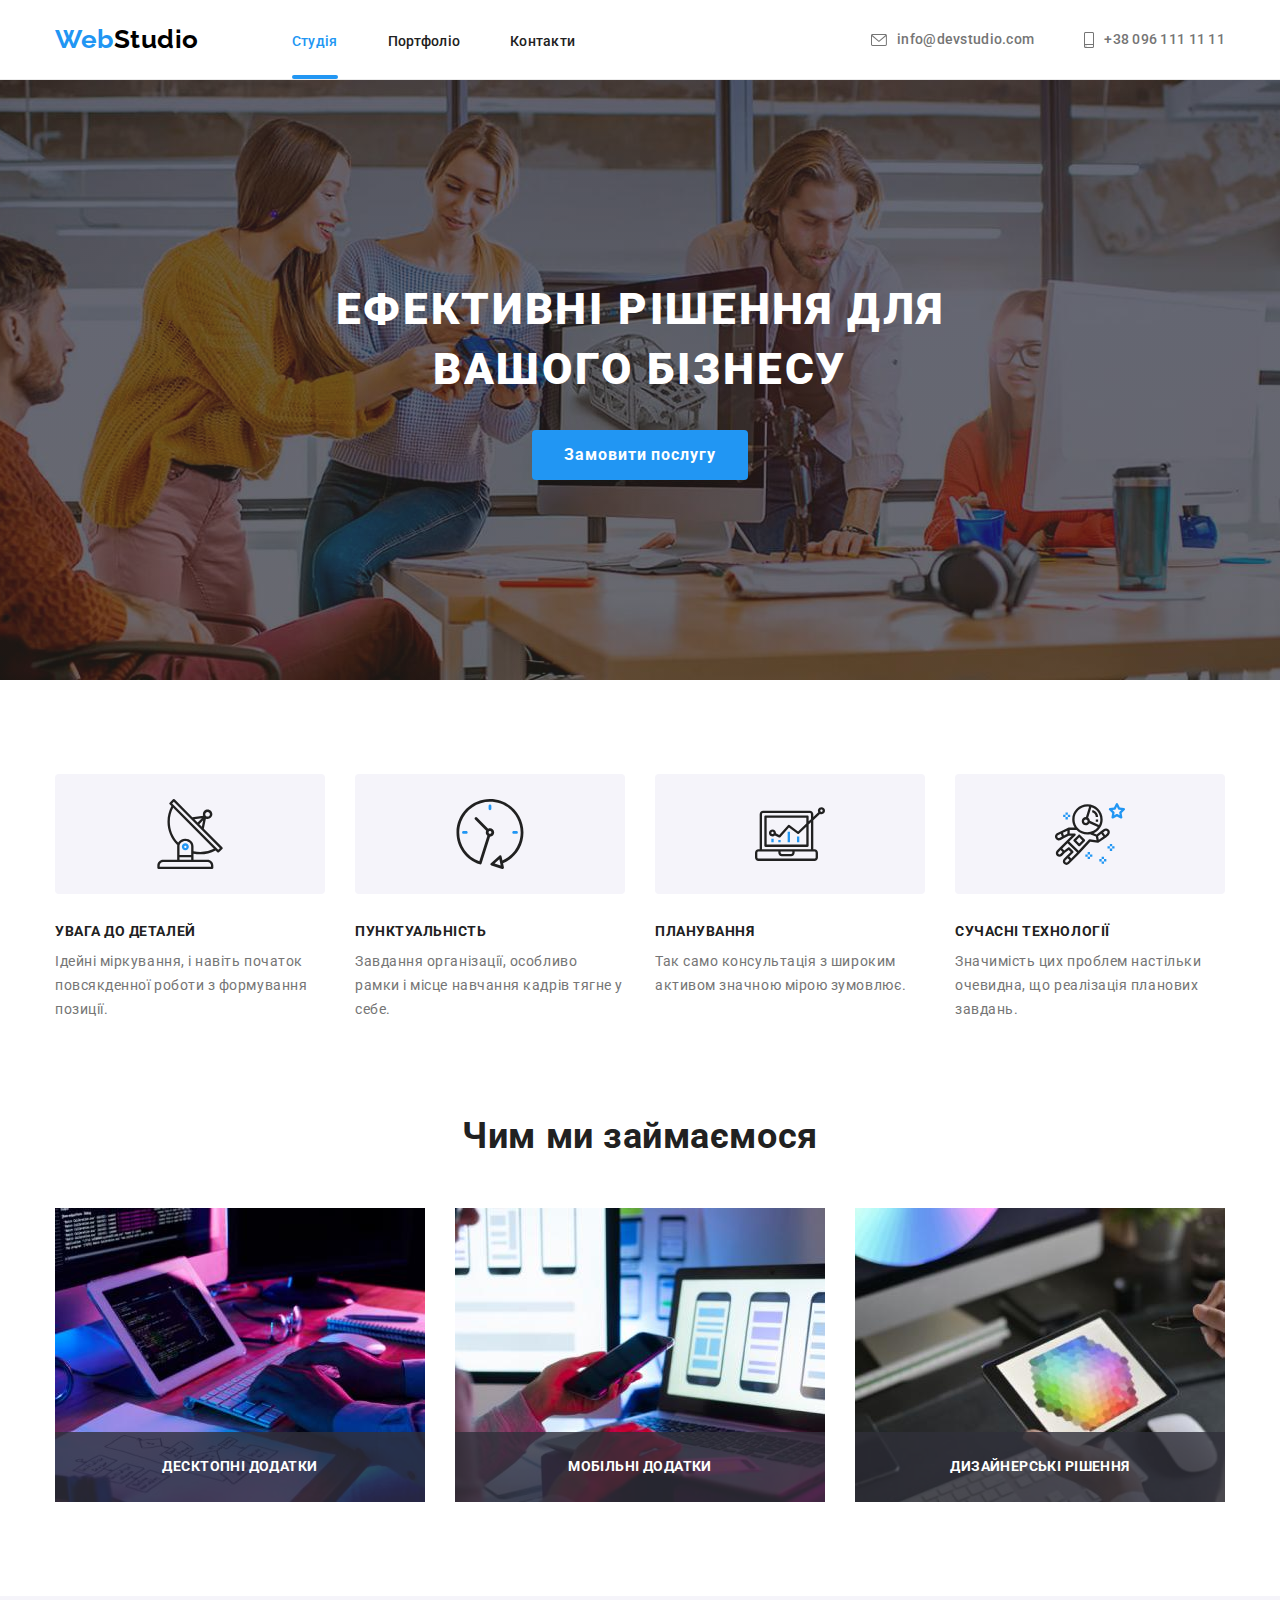
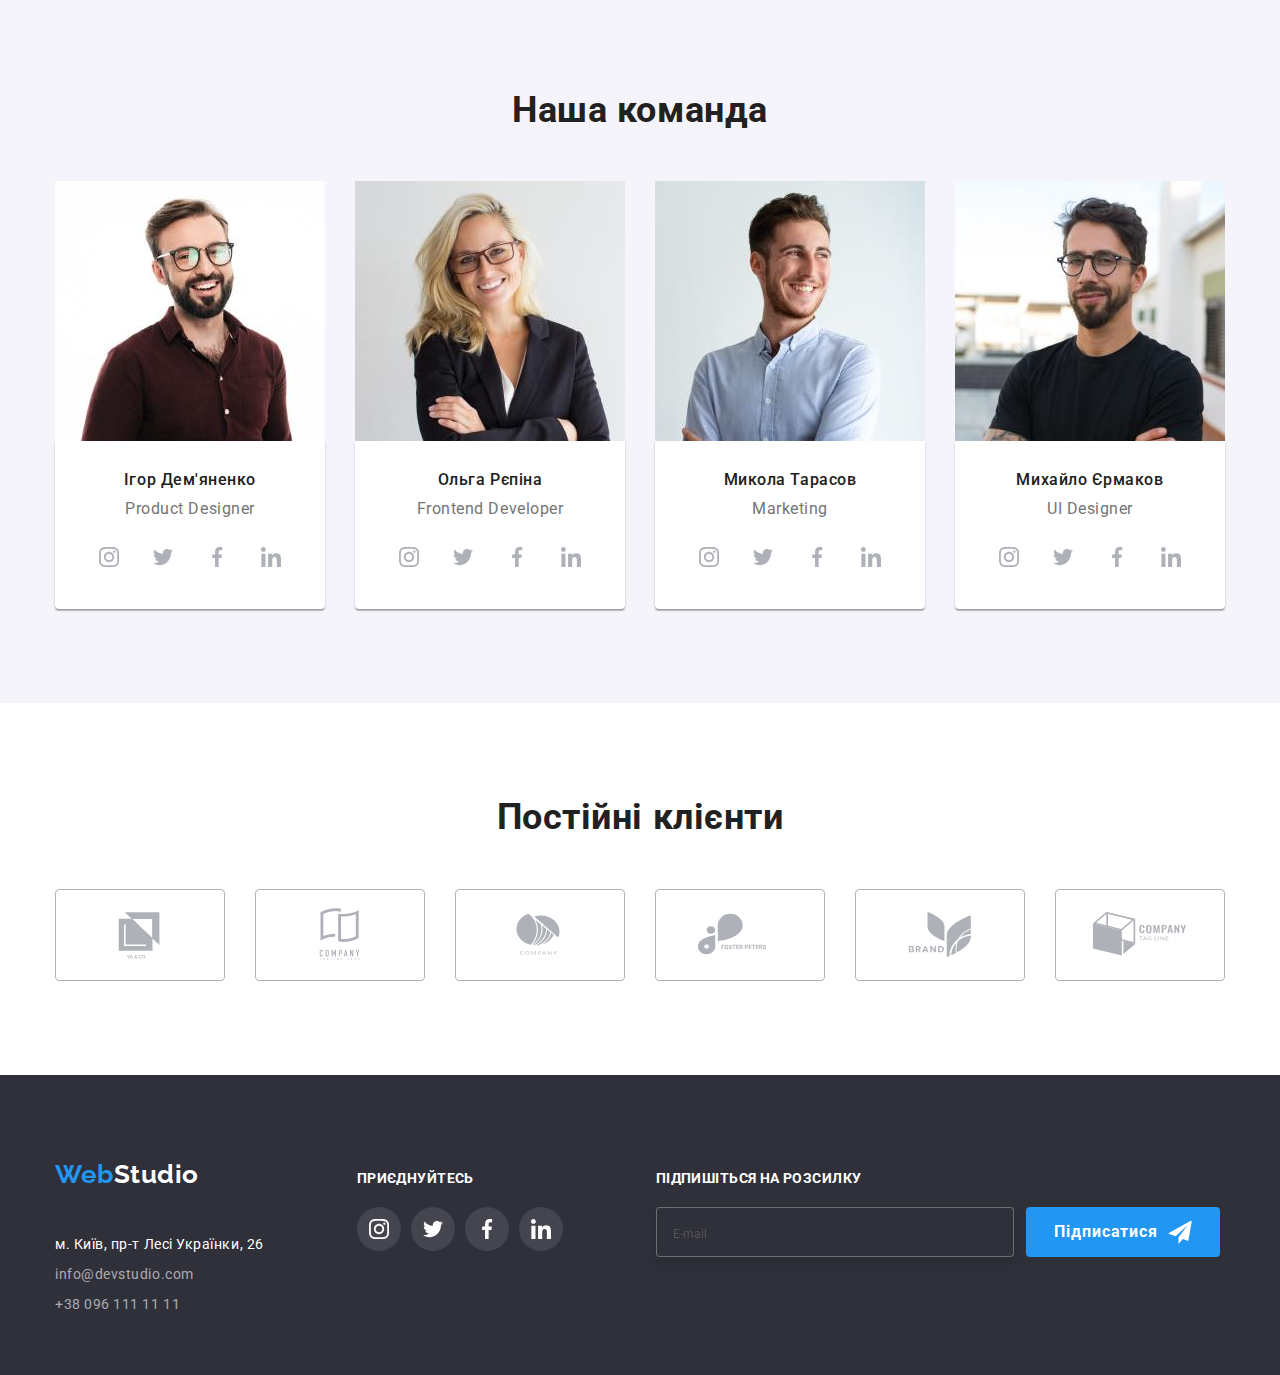
<file: index.html>
<!DOCTYPE html>
<html lang="uk">

<head>
    <meta charset="UTF-8">
    <meta http-equiv="X-UA-Compatible" content="IE=edge">
    <meta name="viewport" content="width=device-width, initial-scale=1.0">
    <title>Студія</title>
    <link rel="preconnect" href="https://fonts.googleapis.com">
    <link rel="preconnect" href="https://fonts.gstatic.com" crossorigin>
    <link
        href="https://fonts.googleapis.com/css2?family=Raleway:wght@700&family=Roboto:wght@400;500;700;900&display=swap"
        rel="stylesheet">
    <link rel="stylesheet"
        href="https://cdnjs.cloudflare.com/ajax/libs/modern-normalize/1.1.0/modern-normalize.min.css">
    <link rel="stylesheet" href="./css/styles.css">
</head>

<body>
    <!-- header site nav -->
    <header class="page-header">
        <div class="container">
            <div class="header-container">
                <nav class="nav">
                    <a href="./index.html" class="logo link">Web<span class="logo-black">Studio</span></a>
                    <ul class="nav-list list">
                        <li class="nav-item"><a class="nav-link link current" href="./index.html">Студія</a></li>
                        <li class="nav-item"><a class="nav-link link" href="./portfolio.html">Портфоліо</a></li>
                        <li class="nav-item"><a class="nav-link link" href="">Контакти</a></li>
                    </ul>
                </nav>
                <ul class="contacts-list list">
                    <li class="contacts-item"><a class="contacts-link link" href="mailto:info@devstudio.com" lang="en">
                            <svg class="contacts-logo-icon" width="16" height="12">
                                <use href="./img/icons.svg#icon-mail"></use>
                            </svg>info@devstudio.com
                        </a></li>
                    <li class="contacts-item"><a class="contacts-link link" href="tel:+380961111111">
                            <svg class="contacts-logo-icon" width="10" height="16">
                                <use href="./img/icons.svg#icon-phone"></use>
                            </svg>+38 096 111 11 11
                        </a>
                    </li>
                </ul>
            </div>
        </div>
    </header>
    <main>
        <!-- hero -->
        <section class="hero">
            <div class="container hero-background hero-overlay">
                <h1 class="hero-title">Ефективні рішення для вашого бізнесу</h1>
                <button class="primary-button" type="button" data-modal-open>Замовити послугу</button>
            </div>
        </section>
        <!-- features title -->
        <section class="features-section">
            <div class="container">
                <h2 class="visually-hidden">Особливості</h2>
                <ul class="features-list list">
                    <li class="features-item">
                        <div class="futures-icon">
                            <svg class="icon-antenna" width="70px" height="70px">
                                <use href="./img/icons.svg#icon-antenna"></use>
                            </svg>
                        </div>
                        <h3 class="features-title">Увага до деталей</h3>
                        <p class="features-text">Ідейні міркування, і навіть початок повсякденної роботи з формування
                            позиції.</p>
                    </li>
                    <li class="features-item">
                        <div class="futures-icon">
                            <svg class="icon-clock" width="70px" height="70px">
                                <use href="./img/icons.svg#icon-clock"></use>
                            </svg>
                        </div>
                        <h3 class="features-title">Пунктуальність</h3>
                        <p class="features-text">Завдання організації, особливо рамки і місце навчання кадрів тягне у
                            себе.
                        </p>
                    </li>
                    <li class="features-item">
                        <div class="futures-icon">
                            <svg class="icon-diagram" width="70px" height="70px">
                                <use href="./img/icons.svg#icon-diagram"></use>
                            </svg>
                        </div>
                        <h3 class=" features-title">Планування</h3>
                        <p class="features-text">Так само консультація з широким активом значною мірою зумовлює.
                        </p>
                    </li>
                    <li class="features-item">
                        <div class="futures-icon">
                            <svg class="icon-astronaut" width="70px" height="70px">
                                <use href="./img/icons.svg#icon-astronaut"></use>
                            </svg>
                        </div>
                        <h3 class=" features-title">Сучасні технології</h3>
                        <p class="features-text">Значимість цих проблем настільки очевидна, що реалізація
                            планових
                            завдань.
                        </p>
                    </li>
                </ul>
            </div>
        </section>
        <!-- about -->
        <section class="about-section">
            <div class="container">
                <h2 class="title">Чим ми займаємося</h2>
                <ul class="about-list list">
                    <li class="about-item">
                        <div class="image-container"><img class="about-image" src="./img/block-diagrams.jpg"
                                alt="блок-схеми" width="370">
                        </div>
                        <p class="about-text">Десктопні додатки</p>
                    </li>
                    <li class="about-item">
                        <div class="image-container"><img class="about-image" src="./img/layouts.jpg" alt="макети"
                                width="370"></div>
                        <p class="about-text">Мобільні додатки</p>
                    </li>
                    <li class="about-item">
                        <div class="image-container"><img class="about-image" src="./img/design.jpg" alt="дизайн"
                                width="370"></div>
                        <p class="about-text">Дизайнерські рішення</p>

                    </li>
                </ul>
            </div>
        </section>
        <!-- our team -->
        <section class="team section">
            <div class="container">
                <h2 class="title">Наша команда</h2>
                <ul class="team-list list">
                    <li class="team-item">
                        <img class="team-image" src="./img/product-designer.jpg" alt="брюнет і в бордовій сорочці"
                            width="270">
                        <div class="container-cards">
                            <h3 class="team-title">Ігор Дем'яненко</h3>
                            <p class="team-text">Product Designer</p>
                            <ul class="net-list list">
                                <li class="net-item"><a href="" class="net-link"><svg class="net-icon" width="20"
                                            height="20">
                                            <use href="./img/icons.svg#icon-instagram"></use>
                                        </svg></a></li>
                                <li class="net-item"><a href="" class="net-link"><svg class="net-icon" width="20"
                                            height="20">
                                            <use href="./img/icons.svg#icon-twitter"></use>
                                        </svg></a></li>
                                <li class="net-item"><a href="" class="net-link"><svg class="net-icon" width="20"
                                            height="20">
                                            <use href="./img/icons.svg#icon-facebook"></use>
                                        </svg></a></li>
                                <li class="net-item"><a href="" class="net-link"><svg class="net-icon" width="20"
                                            height="20">
                                            <use href="./img/icons.svg#icon-linkedin"></use>
                                        </svg></a></li>
                            </ul>
                        </div>
                    </li>
                    <li class="team-item">
                        <img class="team-image" src="./img/frontend-developer.jpg" alt="блондинка в чорному піджаку"
                            width="270">
                        <div class="container-cards">
                            <h3 class="team-title">Ольга Рєпіна</h3>
                            <p class="team-text">Frontend Developer</p>
                            <ul class="net-list list">
                                <li class="net-item"><a href="" class="net-link"><svg class="net-icon" width="20"
                                            height="20">
                                            <use href="./img/icons.svg#icon-instagram"></use>
                                        </svg></a></li>
                                <li class="net-item"><a href="" class="net-link"><svg class="net-icon" width="20"
                                            height="20">
                                            <use href="./img/icons.svg#icon-twitter"></use>
                                        </svg></a></li>
                                <li class="net-item"><a href="" class="net-link"><svg class="net-icon" width="20"
                                            height="20">
                                            <use href="./img/icons.svg#icon-facebook"></use>
                                        </svg></a></li>
                                <li class="net-item"><a href="" class="net-link"><svg class="net-icon" width="20"
                                            height="20">
                                            <use href="./img/icons.svg#icon-linkedin"></use>
                                        </svg></a></li>
                            </ul>
                        </div>
                    </li>
                    <li class="team-item">
                        <img class="team-image" src="./img/marketing.jpg" alt="брюнет в голубій сорочці" width="270">
                        <div class="container-cards">
                            <h3 class="team-title">Микола Тарасов</h3>
                            <p class="team-text">Marketing</p>
                            <ul class="net-list list">
                                <li class="net-item"><a href="" class="net-link"><svg class="net-icon" width="20"
                                            height="20">
                                            <use href="./img/icons.svg#icon-instagram"></use>
                                        </svg></a></li>
                                <li class="net-item"><a href="" class="net-link"><svg class="net-icon" width="20"
                                            height="20">
                                            <use href="./img/icons.svg#icon-twitter"></use>
                                        </svg></a></li>
                                <li class="net-item"><a href="" class="net-link"><svg class="net-icon" width="20"
                                            height="20">
                                            <use href="./img/icons.svg#icon-facebook"></use>
                                        </svg></a></li>
                                <li class="net-item"><a href="" class="net-link"><svg class="net-icon" width="20"
                                            height="20">
                                            <use href="./img/icons.svg#icon-linkedin"></use>
                                        </svg></a></li>
                            </ul>
                        </div>
                    </li>
                    <li class="team-item">
                        <img class="team-image" src="./img/ui-designer.jpg" alt="брюнет в чорній футболці" width="270">
                        <div class="container-cards">
                            <h3 class="team-title">Михайло Єрмаков</h3>
                            <p class="team-text">UI Designer</p>
                            <ul class="net-list list">
                                <li class="net-item"><a href="" class="net-link"><svg class="net-icon" width="20"
                                            height="20">
                                            <use href="./img/icons.svg#icon-instagram"></use>
                                        </svg></a></li>
                                <li class="net-item"><a href="" class="net-link"><svg class="net-icon" width="20"
                                            height="20">
                                            <use href="./img/icons.svg#icon-twitter"></use>
                                        </svg></a></li>
                                <li class="net-item"><a href="" class="net-link"><svg class="net-icon" width="20"
                                            height="20">
                                            <use href="./img/icons.svg#icon-facebook"></use>
                                        </svg></a></li>
                                <li class="net-item"><a href="" class="net-link"><svg class="net-icon" width="20"
                                            height="20">
                                            <use href="./img/icons.svg#icon-linkedin"></use>
                                        </svg></a></li>
                            </ul>
                        </div>
                    </li>
                </ul>
            </div>
        </section>
        <!-- clients section -->
        <section class="clients section">
            <div class="container">
                <h2 class="title">Постійні клієнти</h2>
                <ul class="clients-list list">
                    <li class="clients-item"><a class="clients-link link" href=""><svg class="clients-logo-icon"
                                width="106" height="60">
                                <use href="./img/icons.svg#icon-logo"></use>
                            </svg></a></li>
                    <li class="clients-item"><a class="clients-link link" href=""><svg class="clients-logo-icon"
                                width="106" height="60">
                                <use href="./img/icons.svg#icon-logo-1"></use>
                            </svg></a></li>
                    <li class="clients-item"><a class="clients-link link" href=""><svg class="clients-logo-icon"
                                width="106" height="60">
                                <use href="./img/icons.svg#icon-logo-2"></use>
                            </svg></a></li>
                    <li class="clients-item"><a class="clients-link link" href=""><svg class="clients-logo-icon"
                                width="106" height="60">
                                <use href="./img/icons.svg#icon-logo-3"></use>
                            </svg></a></li>
                    <li class="clients-item"><a class="clients-link link" href=""><svg class="clients-logo-icon"
                                width="106" height="60">
                                <use href="./img/icons.svg#icon-logo-4"></use>
                            </svg></a></li>
                    <li class="clients-item"><a class="clients-link link" href=""><svg class="clients-logo-icon"
                                width="106" height="60">
                                <use href="./img/icons.svg#icon-logo-5"></use>
                            </svg></a></li>
                </ul>
            </div>
        </section>
    </main>
    <!-- footer -->
    <footer class="footer">
        <div class="container">
            <div class="footer-box">
                <div class="footer-container">
                    <a href="./index.html" class="logo logo-footer link">Web<span class="logo-white">Studio</span></a>
                    <address class="address">
                        <ul class="address-list list">
                            <li class="address-item"><a class="address-link-map link"
                                    href="https://goo.gl/maps/CPtrU1FHBa2aNyZL9" target="_blank"
                                    rel="noopener noreferrer nofollow">м. Київ, пр-т Лесі Українки, 26</a></li>
                            <li class="address-item"><a class="address-link link" href="mailto:info@devstudio.com"
                                    lang="en">info@devstudio.com</a></li>
                            <li class="address-item"><a class="address-link link" href="tel:+380961111111">+38 096 111
                                    11
                                    11</a>
                            </li>
                        </ul>
                    </address>
                </div>
                <div class="footer-join-container">
                    <p class="footer-text">Приєднуйтесь</p>
                    <ul class="footer-list list">
                        <li class="footer-net-item"><a href="" class="footer-net-link"><svg class="footer-net-icon"
                                    width="20" height="20">
                                    <use href="./img/icons.svg#icon-instagram"></use>
                                </svg></a></li>
                        <li class="footer-net-item"><a href="" class="footer-net-link"><svg class="footer-net-icon"
                                    width="20" height="20">
                                    <use href="./img/icons.svg#icon-twitter"></use>
                                </svg></a></li>
                        <li class="footer-net-item"><a href="" class="footer-net-link"><svg class="footer-net-icon"
                                    width="20" height="20">
                                    <use href="./img/icons.svg#icon-facebook"></use>
                                </svg></a></li>
                        <li class="footer-net-item"><a href="" class="footer-net-link"><svg class="footer-net-icon"
                                    width="20" height="20">
                                    <use href="./img/icons.svg#icon-linkedin"></use>
                                </svg></a></li>
                    </ul>
                </div>
                <div class="footer-form-container">
                    <p class="footer-form-label" for="footer-person-email">Підпишіться на розсилку</p>
                    <form class="footer-form-control">
                        <input class="footer-form-input" id="footer-person-email" type="email"
                            name="footer-person-email" placeholder="E-mail">
                        <div class="footer-send-button">
                            <button class="footer-button primary-button" type="submit" data-modal-open>Підписатися
                            </button>
                            <svg class="footer-button-icon" width="24px" height="24px">
                                <use href="./img/icons.svg#icon-send-form"></use>
                            </svg>
                        </div>
                    </form>
                </div>
            </div>
        </div>
    </footer>
    <!-- modal wimdow -->
    <div class="backdrop is-hidden" data-modal>
        <div class="modal">

            <button class="modal-close-button" type="button" data-modal-close><svg class="modal-icon" width="18"
                    height="18">
                    <use href="./img/icons.svg#icon-close"></use>
                </svg></button>

            <!-- form field -->
            <form class="contact-form">
                <p class="form-text">Залиште свої дані, ми вам передзвонимо</p>

                <label class="form-label" for="person-name">Ім'я</label>
                <div class="form-control">
                    <input class="form-input" id="person-name" type="text" name="person-name">
                    <!-- pattern="^[а-яА-Яa-zA-Z]+[а-яА-Яa-zA-Z]+$" -->
                    <svg class="form-icon" width="18px" height="18px">
                        <use href="./img/icons.svg#icon-person-form"></use>
                    </svg>
                </div>

                <label class="form-label" for="person-phone">Телефон</label>
                <div class="form-control">
                    <input class="form-input" id="person-phone" type="tel" name="person-phone">
                    <svg class="form-icon" width="18px" height="18px">
                        <use href="./img/icons.svg#icon-phone-form"></use>
                    </svg>
                </div>

                <label class="form-label" for="person-email">Пошта</label>
                <div class="form-control">
                    <input class="form-input" id="person-email" type="email" name="person-email">
                    <svg class="form-icon" width="18px" height="18px">
                        <use href="./img/icons.svg#icon-email-form"></use>
                    </svg>
                </div>

                <!-- Comment -->
                <label class="form-label" for="person-comment">Коментар</label>
                <textarea class="form-textarea" id="person-comment" name="person-comment"
                    placeholder="Введіть текст"></textarea>

                <!-- Checkbox -->
                <div class="checkbox">
                    <input class="checkbox-input visually-hidden" id="terms-checkbox" type="checkbox"
                        name="terms-checkbox">
                    <svg class="checkbox-icon" width="16px" height="15px">
                        <use href="./img/icons.svg#icon-check-form"></use>
                    </svg>
                    <label class="checkbox-label" for="terms-checkbox">Погоджуюся з розсилкою та приймаю <a
                            class="terms-link" href="#">Умови договору</a>
                    </label>
                </div>

                <!-- Send -->
                <button class="form-button primary-button" type="submit" data-modal-open>Відправити</button>
            </form>

        </div>
    </div>
    <!-- script modal window -->
    <script src="./js/modal.js"></script>
</body>

</html>
</file>
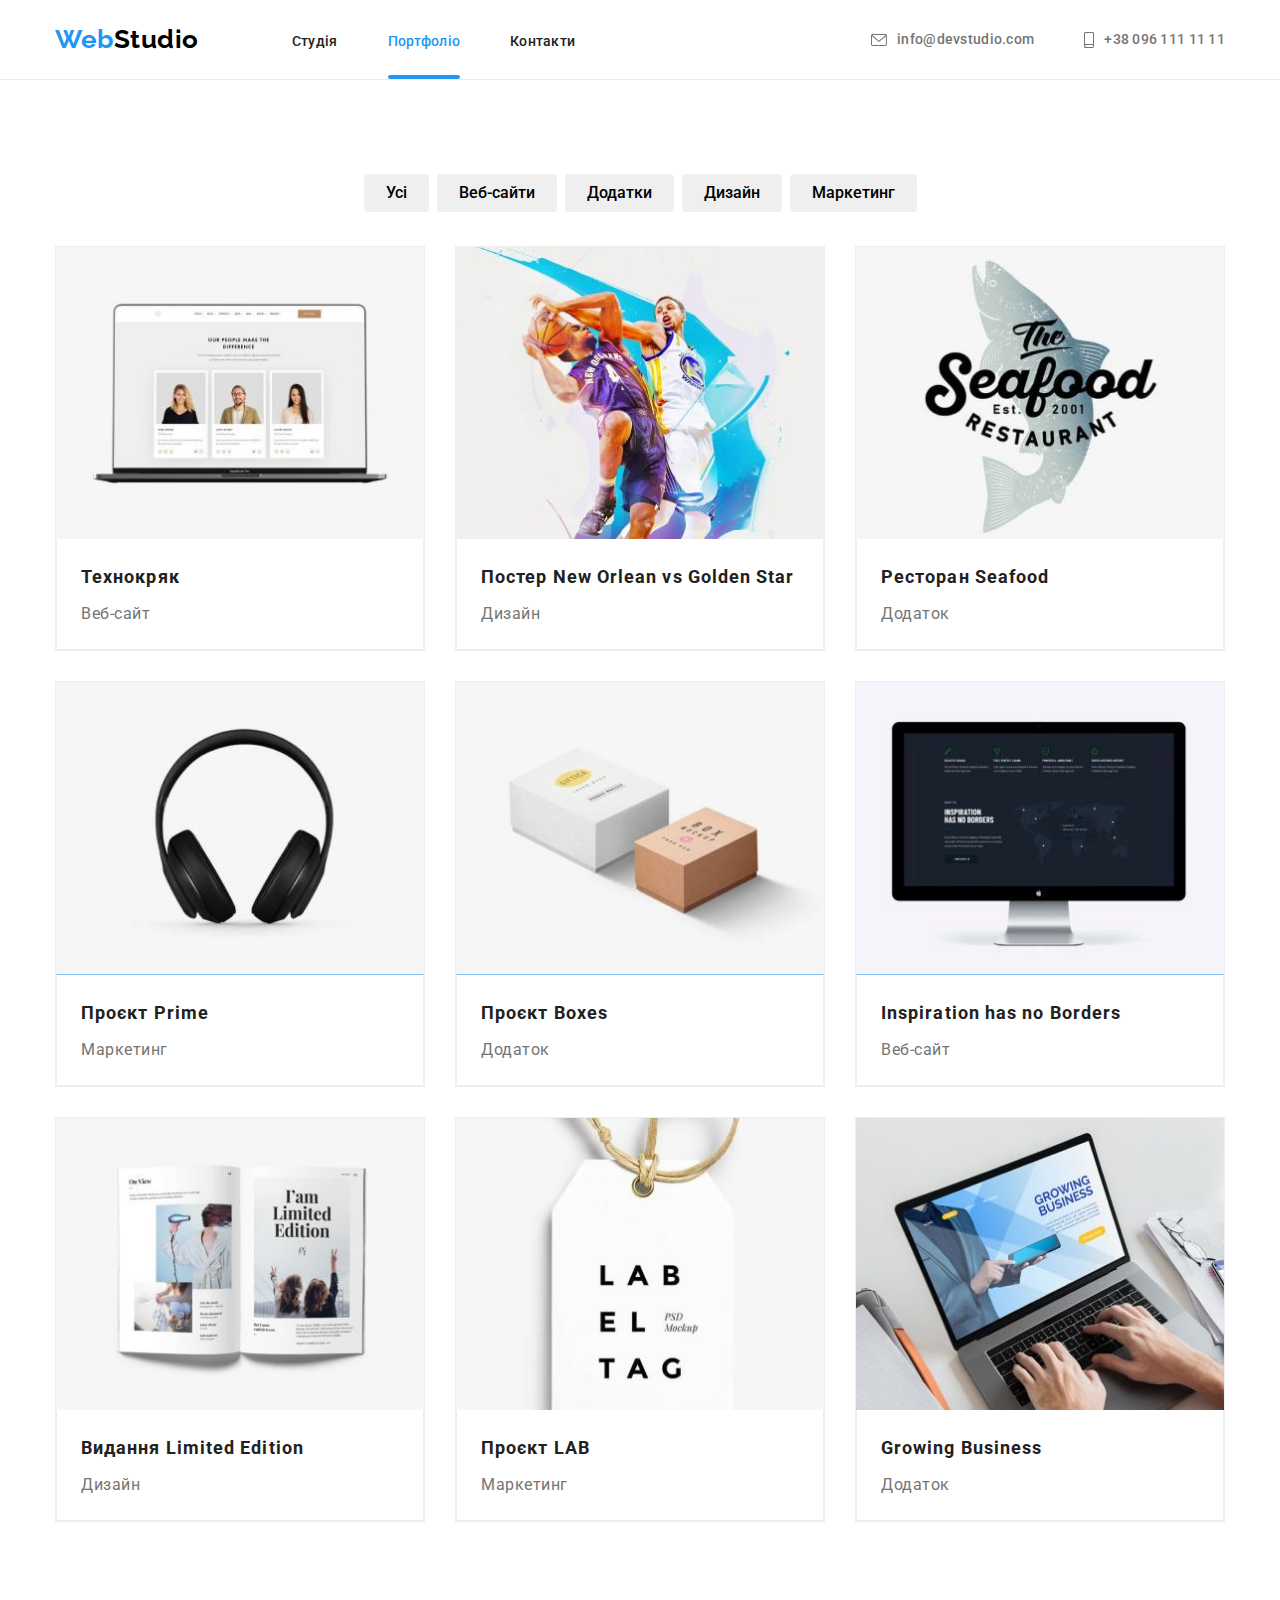
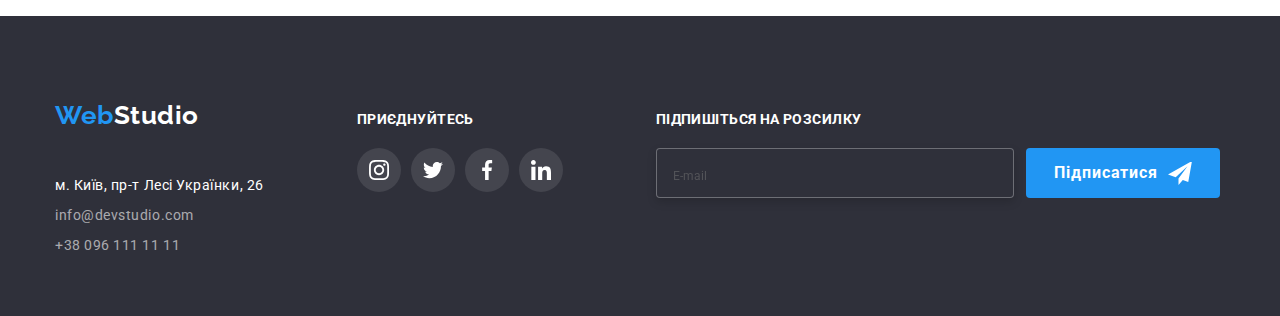
<file: portfolio.html>
<!DOCTYPE html>
<html lang="uk">

<head>
    <meta charset="UTF-8">
    <meta http-equiv="X-UA-Compatible" content="IE=edge">
    <meta name="viewport" content="width=device-width, initial-scale=1.0">
    <title>Студія</title>
    <link rel="preconnect" href="https://fonts.googleapis.com">
    <link rel="preconnect" href="https://fonts.gstatic.com" crossorigin>
    <link
        href="https://fonts.googleapis.com/css2?family=Raleway:wght@700&family=Roboto:wght@400;500;700;900&display=swap"
        rel="stylesheet">
    <link rel="stylesheet"
        href="https://cdnjs.cloudflare.com/ajax/libs/modern-normalize/1.1.0/modern-normalize.min.css">
    <link rel="stylesheet" href="./css/styles.css">
</head>

<body>
    <!-- site nav -->
    <header class="page-header">
        <div class="container">
            <div class="header-container">
                <nav class="nav">
                    <a href="./index.html" class="logo link">Web<span class="logo-black">Studio</span></a>
                    <ul class="nav-list list">
                        <li class="nav-item"><a class="nav-link link" href="./index.html">Студія</a></li>
                        <li class="nav-item"><a class="nav-link link current" href="./portfolio.html">Портфоліо</a></li>
                        <li class="nav-item"><a class="nav-link link" href="">Контакти</a></li>
                    </ul>
                </nav>
                <ul class="contacts-list list">
                    <li class="contacts-item"><a class="contacts-link link" href="mailto:info@devstudio.com" lang="en">
                            <svg class="contacts-logo-icon" width="16" height="12">
                                <use href="./img/icons.svg#icon-mail"></use>
                            </svg>info@devstudio.com
                        </a></li>
                    <li class="contacts-item"><a class="contacts-link link" href="tel:+380961111111">
                            <svg class="contacts-logo-icon" width="10" height="16">
                                <use href="./img/icons.svg#icon-phone"></use>
                            </svg>+38 096 111 11 11
                        </a>
                    </li>
                </ul>
            </div>
        </div>
    </header>
    <main>
        <!-- portfolio html -->
        <section class="section">
            <div class="container">
                <h1 class="visually-hidden">Portfolio</h1>
                <ul class="filter-list list">
                    <li class="filter-item"><button class="filter-button" type="button">Усі</button></li>
                    <li class="filter-item"><button class="filter-button" type="button">Веб-сайти</button></li>
                    <li class="filter-item"><button class="filter-button" type="button">Додатки</button></li>
                    <li class="filter-item"><button class="filter-button" type="button">Дизайн</button></li>
                    <li class="filter-item"><button class="filter-button" type="button">Маркетинг</button></li>
                </ul>
                <!-- cards-list -->
                <ul class="card-list list">
                    <li class="cards-item">
                        <a class="portfolio-link link" href="">
                            <div class="bloc-cards-image"><img class="cards-image" src="./img/portfolio/img.jpg"
                                    alt="сірий ноутбук" width="370">
                                <p class="cards-overlay-text">Ресурс пропонує комплексні пропозиції з різним рівнем
                                    функціоналу та сервісів. Все це дозволить відвідувачу отримати
                                    вичерпні відомості про компанію чи приватну особу.</p>
                            </div>
                            <div class="cards-container">
                                <h2 class="cards-title">Технокряк</h2>
                                <p class="cards-text">Веб-сайт</p>
                            </div>
                        </a>
                    </li>
                    <li class="cards-item">
                        <a class="portfolio-link link" href="">
                            <div class="bloc-cards-image">
                                <img class="cards-image" src="./img/portfolio/img-1.jpg" alt="гра в баскетбол"
                                    width="370">
                                <p class="cards-overlay-text">Lorem ipsum dolor sit amet consectetur adipisicing elit.
                                    Cumque quis sed veritatis nisi deserunt et, totam magni aliquid quos blanditiis
                                    placeat quas sequi, repellendus culpa soluta eum eaque in non?</p>
                            </div>
                            <div class="cards-container">
                                <h2 class="cards-title">Постер New Orlean vs Golden Star</h2>
                                <p class="cards-text">Дизайн</p>
                            </div>
                        </a>
                    </li>
                    <li class="cards-item">
                        <a class="portfolio-link link" href="">
                            <div class="bloc-cards-image">
                                <img class="cards-image" src="./img/portfolio/img-2.jpg" alt="лого ресторану"
                                    width="370">
                                <p class="cards-overlay-text">Lorem ipsum dolor sit amet consectetur adipisicing elit.
                                    Cumque quis sed veritatis nisi deserunt et, totam magni aliquid quos blanditiis
                                    placeat quas sequi, repellendus culpa soluta eum eaque in non?</p>
                            </div>
                            <div class="cards-container">
                                <h2 class="cards-title">Ресторан Seafood</h2>
                                <p class="cards-text">Додаток</p>
                            </div>
                        </a>
                    </li>
                    <li class="cards-item">
                        <a class="portfolio-link link" href="">
                            <div class="bloc-cards-image">
                                <img class="cards-image" src="./img/portfolio/img-3.jpg" alt="навушники" width="370">
                                <p class="cards-overlay-text">Lorem ipsum dolor sit amet consectetur adipisicing elit.
                                    Cumque quis sed veritatis nisi deserunt et, totam magni aliquid quos blanditiis
                                    placeat quas sequi, repellendus culpa soluta eum eaque in non?</p>
                            </div>
                            <div class="cards-container">
                                <h2 class="cards-title">Проєкт Prime</h2>
                                <p class="cards-text">Маркетинг</p>
                            </div>
                        </a>
                    </li>
                    <li class="cards-item">
                        <a class="portfolio-link link" href="">
                            <div class="bloc-cards-image">
                                <img class="cards-image" src="./img/portfolio/img-4.jpg" alt="дві коробки" width="370">
                                <p class="cards-overlay-text">Lorem ipsum dolor sit amet consectetur adipisicing elit.
                                    Cumque quis sed veritatis nisi deserunt et, totam magni aliquid quos blanditiis
                                    placeat quas sequi, repellendus culpa soluta eum eaque in non?</p>
                            </div>
                            <div class="cards-container">
                                <h2 class="cards-title">Проєкт Boxes</h2>
                                <p class="cards-text">Додаток</p>
                            </div>
                        </a>
                    </li>
                    <li class="cards-item">
                        <a class="portfolio-link link" href="">
                            <div class="bloc-cards-image">
                                <img class="cards-image" src="./img/portfolio/img-5.jpg"
                                    alt="монітор з зображенням мапи" width="370">
                                <p class="cards-overlay-text">Lorem ipsum dolor sit amet consectetur adipisicing elit.
                                    Cumque quis sed veritatis nisi deserunt et, totam magni aliquid quos blanditiis
                                    placeat quas sequi, repellendus culpa soluta eum eaque in non?</p>
                            </div>
                            <div class="cards-container">
                                <h2 class="cards-title">Inspiration has no Borders</h2>
                                <p class="cards-text">Веб-сайт</p>
                            </div>
                        </a>
                    </li>
                    <li class="cards-item">
                        <a class="portfolio-link link" href="">
                            <div class="bloc-cards-image">
                                <img class="cards-image" src="./img/portfolio/img-6.jpg" alt="журнал з фотографіями"
                                    width="370">
                                <p class="cards-overlay-text">Lorem ipsum dolor sit amet consectetur adipisicing elit.
                                    Cumque quis sed veritatis nisi deserunt et, totam magni aliquid quos blanditiis
                                    placeat quas sequi, repellendus culpa soluta eum eaque in non?</p>
                            </div>
                            <div class="cards-container">
                                <h2 class="cards-title">Видання Limited Edition</h2>
                                <p class="cards-text">Дизайн</p>
                            </div>
                        </a>
                    </li>
                    <li class="cards-item">
                        <a class="portfolio-link link" href="">
                            <div class="bloc-cards-image">
                                <img class="cards-image" src="./img/portfolio/img-7.jpg" alt="бірка з написами"
                                    width="370">
                                <p class="cards-overlay-text">Lorem ipsum dolor sit amet consectetur adipisicing elit.
                                    Cumque quis sed veritatis nisi deserunt et, totam magni aliquid quos blanditiis
                                    placeat quas sequi, repellendus culpa soluta eum eaque in non?</p>
                            </div>
                            <div class="cards-container">
                                <h2 class="cards-title">Проєкт <span class="uppercase">LAB</span></h2>
                                <p class="cards-text">Маркетинг</p>
                            </div>
                        </a>
                    </li>
                    <li class="cards-item">
                        <a class="portfolio-link link" href="">
                            <div class="bloc-cards-image">
                                <img class="cards-image" src="./img/portfolio/img-8.jpg"
                                    alt="людина працює за ноутбуком" width="370">
                                <p class="cards-overlay-text">Lorem ipsum dolor sit amet consectetur adipisicing elit.
                                    Cumque quis sed veritatis nisi deserunt et, totam magni aliquid quos blanditiis
                                    placeat quas sequi, repellendus culpa soluta eum eaque in non?</p>
                            </div>
                            <div class="cards-container">
                                <h2 class="cards-title">Growing Business</h2>
                                <p class="cards-text">Додаток</p>
                            </div>
                        </a>
                    </li>
                </ul>
            </div>
        </section>
    </main>
    <!-- footer -->
    <footer class="footer">
        <div class="container">
            <div class="footer-box">
                <div class="footer-container">
                    <a href="./index.html" class="logo logo-footer link">Web<span class="logo-white">Studio</span></a>
                    <address class="address">
                        <ul class="address-list list">
                            <li class="address-item"><a class="address-link-map link"
                                    href="https://goo.gl/maps/CPtrU1FHBa2aNyZL9" target="_blank"
                                    rel="noopener noreferrer nofollow">м. Київ, пр-т Лесі Українки, 26</a></li>
                            <li class="address-item"><a class="address-link link" href="mailto:info@devstudio.com"
                                    lang="en">info@devstudio.com</a></li>
                            <li class="address-item"><a class="address-link link" href="tel:+380961111111">+38 096 111
                                    11
                                    11</a>
                            </li>
                        </ul>
                    </address>
                </div>
                <div class="footer-join-container">
                    <p class="footer-text">Приєднуйтесь</p>
                    <ul class="footer-list list">
                        <li class="footer-net-item"><a href="" class="footer-net-link"><svg class="footer-net-icon"
                                    width="20" height="20">
                                    <use href="./img/icons.svg#icon-instagram"></use>
                                </svg></a></li>
                        <li class="footer-net-item"><a href="" class="footer-net-link"><svg class="footer-net-icon"
                                    width="20" height="20">
                                    <use href="./img/icons.svg#icon-twitter"></use>
                                </svg></a></li>
                        <li class="footer-net-item"><a href="" class="footer-net-link"><svg class="footer-net-icon"
                                    width="20" height="20">
                                    <use href="./img/icons.svg#icon-facebook"></use>
                                </svg></a></li>
                        <li class="footer-net-item"><a href="" class="footer-net-link"><svg class="footer-net-icon"
                                    width="20" height="20">
                                    <use href="./img/icons.svg#icon-linkedin"></use>
                                </svg></a></li>
                    </ul>
                </div>
                <div class="footer-form-container">
                    <p class="footer-form-label" for="footer-person-email">Підпишіться на розсилку</p>
                    <form class="footer-form-control">
                        <input class="footer-form-input" id="footer-person-email" type="email"
                            name="footer-person-email" placeholder="E-mail">
                        <div class="footer-send-button">
                            <button class="footer-button primary-button" type="submit" data-modal-open>Підписатися
                            </button>
                            <svg class="footer-button-icon" width="24px" height="24px">
                                <use href="./img/icons.svg#icon-send-form"></use>
                            </svg>
                        </div>
                    </form>
                </div>
            </div>
        </div>
    </footer>

</body>

</html>
</file>
<file: css/styles.css>
:root {
  --title-text-color: #212121;
  --secondary-text-color: #757575;
  --footer-text: rgba(255, 255, 255, 0.6);
  --accent-color: #2196f3;
  --active-button: #188ce8;
  --primary-white-color: #ffffff;
  --secondary-gray-color: #f5f4fa;
  --secondary-footer-color: #2f303a;
  --logo-black-color: #000000;
  --header-separate-line: #ececec;
  --cards-border: #eeeeee;
  --svg-grey-color: #afb1b8;
  --timing-function: cubic-bezier(0.4, 0, 0.2, 1);
}

h1,
h2,
h3,
h4,
h5,
h6,
p,
ul,
ol,
li {
  margin: 0px;
  padding: 0px;
}

img {
  display: block;
  max-width: 100%;
  height: auto;
  object-fit: cover;
}

body {
  background-color: var(--primary-white-color);
  color: var(--title-text-color);

  font-family: "Roboto", sans-serif;
  font-size: 18px;
  line-height: 2;
  letter-spacing: 0.03em;
}

/* Hidden headers!!! */
.visually-hidden {
  position: absolute;
  white-space: nowrap;
  width: 1px;
  height: 1px;
  overflow: hidden;
  border: 0;
  padding: 0;
  clip: rect(0 0 0 0);
  clip-path: inset(50%);
  margin: -1px;
}

/* reset styles <ul> <a>  */
.list {
  list-style: none;
}

.link {
  text-decoration: none;
  font-style: normal;
}

/* Position containers/section/title */
.container {
  width: 100%;
  max-width: 1200px;
  margin: 0 auto;
  padding: 0 15px;
}

.section {
  padding: 94px 0;
}

.title {
  margin-bottom: 50px;
  text-align: center;
}

/* index html page */
/* header site nav */
.logo {
  color: var(--accent-color);

  font-family: "Raleway", sans-serif;
  font-weight: 700;
  font-size: 26px;
  line-height: 1.2;
  text-decoration: none;
  padding: 24px 0 24px 0;
}

.logo-black {
  color: var(--logo-black-color);
}

.logo-white {
  color: var(--primary-white-color);
}

.nav-link {
  color: var(--title-text-color);

  position: relative;

  font-weight: 500;
  font-size: 14px;
  line-height: 1.14;
  letter-spacing: 0.02em;
  padding: 30px 0;

  transition: color 250ms var(--timing-function);
}

.nav-link:hover,
.nav-link:focus {
  color: var(--accent-color);
}

/* leaves an active link */
.link.current {
  color: var(--accent-color);
}

/* underscore active link */
.current::after {
  content: "";

  position: absolute;
  left: 0;
  bottom: 0;

  display: block;
  width: 100%;
  height: 4px;
  background-color: var(--accent-color);
  border-radius: 2px;
}

/* header position */
.page-header {
  max-height: 80px;
  border-bottom: 1px solid var(--header-separate-line);
}

.header-container {
  display: flex;
  align-items: center;
  gap: 50px;
}

.nav {
  display: flex;
  align-items: center;
  flex-grow: 1;
  gap: 93px;
}

.nav-list {
  display: flex;
  justify-content: space-between;
  gap: 50px;
  min-height: 80px;
  align-items: center;
}

.contacts-list {
  display: flex;
  flex-wrap: nowrap;
  gap: 50px;
}

.contacts-link {
  color: var(--secondary-text-color);

  font-weight: 500;
  font-size: 14px;
  line-height: 1.14;
  letter-spacing: 0.02em;

  display: flex;
  align-items: center;
  gap: 10px;
  padding: 32px 0;

  transition: color 250ms var(--timing-function);
}

.contacts-link:hover,
.contacts-link:focus {
  color: var(--accent-color);
}

/* svg mail, tel color  */
.contacts-logo-icon {
  fill: var(--secondary-text-color);

  transition: fill 250ms var(--timing-function);
}

/* svg mail, tel hover, focus */
.contacts-link:hover .contacts-logo-icon,
.contacts-link:focus .contacts-logo-icon {
  fill: var(--accent-color);
}

/* hero */
.hero {
  background-color: var(--secondary-footer-color);
  height: 600px;

  background-image: linear-gradient(
      rgba(47, 48, 58, 0.4),
      rgba(58, 56, 47, 0.4)
    ),
    url(..//img/hero-image.jpg);
  background-size: cover;
  background-position: center;
  background-repeat: no-repeat;
  margin: 0 auto;
  max-width: 1600px;

  padding: 200px 0 200px;
}

.hero-title {
  color: var(--primary-white-color);

  font-weight: 900;
  font-size: 44px;
  line-height: 1.36;
  letter-spacing: 0.06em;
  text-transform: uppercase;

  max-width: 696px;
  text-align: center;
  margin: auto;
  margin-bottom: 30px;
}

.primary-button {
  color: var(--primary-white-color);
  background-color: var(--accent-color);

  font-family: inherit;
  font-weight: 700;
  font-size: 16px;
  line-height: 1.88;
  display: flex;
  align-items: center;
  text-align: center;
  letter-spacing: 0.06em;
  border-radius: 4px;
  border: none;
  cursor: pointer;

  margin: auto;
  padding: 10px 32px;

  transition: background-color 250ms var(--timing-function),
    box-shadow 250ms var(--timing-function);
}

.primary-button:hover,
.primary-button:focus {
  background-color: var(--active-button);
  box-shadow: 0px 4px 4px rgba(0, 0, 0, 0.15);
  border-radius: 4px;
}

/* features title h2 hidden!!! */
.features-title {
  font-weight: 700;
  font-size: 14px;
  line-height: 1.14;
  text-transform: uppercase;

  margin-bottom: 10px;
}

.features-text {
  color: var(--secondary-text-color);

  font-size: 14px;
  line-height: 1.71;
}

.features-section {
  padding-top: 94px;
  padding-bottom: 94px;
}

.futures-icon {
  background-color: var(--secondary-gray-color);

  display: flex;
  align-items: center;
  justify-content: center;
  border-radius: 4px;
  margin-bottom: 30px;
  width: 270px;
  height: 120px;
}

.features-list {
  display: flex;
  flex-wrap: wrap;
  justify-content: center;
  gap: 30px;
}

.features-list .features-item {
  max-width: 270px;
}

/* about */
/* h2 title */
.title {
  font-weight: 700;
  font-size: 36px;
  line-height: 1.16;
}

.about-section {
  padding-bottom: 94px;
}

.about-list {
  display: flex;
  flex-wrap: wrap;
  justify-content: center;
  gap: 30px;
}

.about-image {
  display: block;
}

.about-list {
  position: relative;
}

.about-text {
  position: absolute;
  bottom: 0;

  color: var(--primary-white-color);

  font-weight: 700;
  font-size: 14px;
  line-height: 1.14;
  text-align: center;
  letter-spacing: 0.03em;
  text-transform: uppercase;

  background: rgba(47, 48, 58, 0.8);
  display: flex;
  height: 70px;
  width: 370px;
  align-items: center;
  justify-content: center;
}

/* our team */
.team {
  background-color: var(--secondary-gray-color);
}

.team-item {
  background-color: var(--primary-white-color);
}

.team-title {
  font-weight: 500;
  font-size: 16px;
  line-height: 1.18;

  margin-bottom: 10px;
  text-align: center;
}

.team-text {
  color: var(--secondary-text-color);

  font-size: 16px;
  line-height: 1.18;

  text-align: center;
  margin-bottom: 16px;
}

.team-list {
  display: flex;
  flex-wrap: wrap;
  justify-content: center;
  gap: 30px;
}

.team-image {
  display: block;
}

.container-cards {
  padding: 30px;
  background-color: var(--primary-white-color);
  box-shadow: 0px 1px 3px rgba(0, 0, 0, 0.12), 0px 1px 1px rgba(0, 0, 0, 0.14),
    0px 2px 1px rgba(0, 0, 0, 0.2);
  border-radius: 0px 0px 4px 4px;
}

/* social links fb, in, tw... */
.net-list {
  display: flex;
  justify-content: center;
  gap: 10px;
}

.net-link {
  width: 44px;
  height: 44px;
  display: flex;
  align-items: center;
  justify-content: center;
  background-color: var(--primary-white-color);
  border-radius: 50%;

  transition: background-color 250ms var(--timing-function);
}

.net-icon {
  fill: var(--svg-grey-color);

  transition: fill 250ms var(--timing-function);
}

/* change hover, focus colors of icons */
.net-link:hover,
.net-link:focus {
  background-color: var(--accent-color);
}

.net-link:hover .net-icon,
.net-link:focus .net-icon {
  fill: var(--primary-white-color);
}

/* clients section */
.clients-link {
  display: flex;
  fill: var(--svg-grey-color);
  width: 170px;
  height: 92px;
  border: solid 1px var(--svg-grey-color);
  border-radius: 4px;
  align-items: center;
  justify-content: center;

  transition: border-color 250ms var(--timing-function);
}

.clients-list {
  display: flex;
  gap: 30px;
}

.clients-link:hover {
  border-color: var(--accent-color);
}

.clients-logo-icon {
  transition: fill 250ms var(--timing-function);
}

.clients-link:hover .clients-logo-icon,
.clients-link:focus {
  fill: var(--accent-color);
}

/* footer */
.footer {
  background-color: var(--secondary-footer-color);

  padding: 60px 0;
}

.address-link-map {
  color: var(--primary-white-color);

  font-size: 14px;
  line-height: 1.7;
}

.address-link {
  color: var(--footer-text);

  font-size: 14px;
  line-height: 1.7;

  transition: color 250ms var(--timing-function);
}

.address-link:hover,
.address-link:focus {
  color: var(--accent-color);
}

.footer-container {
  display: flex;
  flex-direction: column;
  gap: 20px;
}

.logo-footer {
  display: block;
  line-height: 31px;
}

.address-list {
  display: flex;
  flex-direction: column;
  gap: 9px;
}

.address-link-map,
.address-link {
  display: block;
  line-height: 21px;
}

/* footer icon social links */
.footer-join-container {
  display: flex;
  flex-direction: column;
  gap: 20px;
}

.footer-box {
  display: flex;
  gap: 93px;
  align-items: baseline;
}

.footer-text {
  color: var(--primary-white-color);

  font-family: "Roboto";
  font-weight: 700;
  font-size: 14px;
  line-height: 1.14;
  letter-spacing: 0.03em;
  text-transform: uppercase;
}

.footer-list {
  display: flex;
  gap: 10px;
}

.footer-net-link {
  width: 44px;
  height: 44px;
  display: flex;
  align-items: center;
  justify-content: center;
  background-color: rgba(255, 255, 255, 0.1);
  border-radius: 50%;

  transition: background-color 250ms var(--timing-function);
}

.footer-net-icon {
  fill: var(--primary-white-color);
}

/* change hover, focus colors of background icons */
.footer-net-link:hover,
.footer-net-link:focus {
  background-color: var(--accent-color);
}

/* footer form */
.footer-form-label {
  color: var(--primary-white-color);

  font-family: "Roboto";
  font-weight: 700;
  font-size: 14px;
  line-height: 1.14;
  letter-spacing: 0.03em;
  text-transform: uppercase;
  cursor: pointer;
}

.footer-form-container {
  display: flex;
  flex-direction: column;
  gap: 20px;
}

.footer-form-input {
  color: var(--primary-white-color);
  background-color: var(--secondary-footer-color);

  border: 1px solid rgba(255, 255, 255, 0.3);
  filter: drop-shadow(0px 4px 4px rgba(0, 0, 0, 0.15));
  border-radius: 4px;
  width: 358px;
  height: 50px;
  padding: 15px 16px;
  cursor: pointer;
}

.footer-button {
  padding: 10px 62px 10px 28px;
}

.footer-form-control {
  display: flex;
  flex-direction: row;
  gap: 12px;
}

.footer-send-button {
  content: "";
  position: relative;
}

.footer-button-icon {
  fill: var(--primary-white-color);
  position: absolute;
  right: 28px;
  top: 50%;
  transform: translateY(-50%);
  cursor: pointer;
}

/* portfolio html */
/* buttons */
.filter-button {
  font-family: inherit;
  font-weight: 500;
  font-size: 16px;
  line-height: 1.62;
  text-align: center;
  border-radius: 4px;
  border: none;
  cursor: pointer;
  padding: 6px 22px;

  transition: color 250ms var(--timing-function),
    background-color 250ms var(--timing-function),
    box-shadow 250ms var(--timing-function);
}

.filter-button:hover,
.filter-button:focus {
  color: var(--primary-white-color);
  background-color: var(--accent-color);
  box-shadow: 0px 3px 1px rgba(0, 0, 0, 0.1), 0px 1px 2px rgba(0, 0, 0, 0.08),
    0px 2px 2px rgba(0, 0, 0, 0.12);
  border-radius: 4px;
}

/* buttons position */
.filter-list {
  margin-bottom: 34px;

  display: flex;
  justify-content: center;
  gap: 8px;
}

.portfolio-link {
  background: var(--primary-white-color);
  border: 1px solid var(--cards-border);

  display: block;
  width: 370px;

  transition: box-shadow 250ms var(--timing-function);
}

.portfolio-link:hover,
.portfolio-link:focus {
  box-shadow: 0px 1px 1px rgba(0, 0, 0, 0.12), 0px 4px 4px rgba(0, 0, 0, 0.06),
    1px 4px 6px rgba(0, 0, 0, 0.16);
}

.portfolio-link:hover .cards-overlay-text,
.portfolio-link:focus .cards-overlay-text {
  transform: translateY(0);
}

.cards-title {
  color: var(--title-text-color);

  font-weight: 700;
  font-size: 18px;
  letter-spacing: 0.06em;
}

.cards-text {
  color: var(--secondary-text-color);

  font-weight: 400;
  font-size: 16px;
  line-height: 1.88;
}

.card-list {
  display: flex;
  flex-wrap: wrap;
  justify-content: center;
  gap: 30px;
}

.cards-image {
  display: block;
}

.cards-container {
  padding: 20px 24px;
  background-color: var(--primary-white-color);
  border: 1px solid var(--cards-border);
  border-top: none;
}

.cards-title {
  margin-bottom: 4px;
}

.bloc-cards-image {
  position: relative;
  overflow: hidden;
}

.cards-overlay-text {
  background-color: rgba(33, 150, 243, 0.9);

  position: absolute;

  top: 0;
  left: 0;
  width: 100%;
  height: 100%;

  color: var(--primary-white-color);

  font-weight: 400;
  font-size: 18px;
  line-height: 1.56;
  letter-spacing: 0.03em;

  padding: 63px 24px;

  transform: translateY(100%);

  transition: transform 250ms var(--timing-function);
}

/* modal */
.backdrop {
  background-color: rgba(0, 0, 0, 0.2);

  position: fixed;

  z-index: 1;
  height: 100%;
  width: 100%;
  top: 0;
  left: 0;

  opacity: 1;

  transition: opacity 250ms var(--timing-function),
    visibility 250ms var(--timing-function);
}

/* invisible modal window */
.backdrop.is-hidden {
  opacity: 0;
  visibility: hidden;
  pointer-events: none;
}

.backdrop.is-hidden .modal {
  transform: translate(-50%, -50%) scale(1.1);
}

.modal {
  background-color: var(--primary-white-color);

  box-shadow: 0px 1px 3px rgba(0, 0, 0, 0.12), 0px 1px 1px rgba(0, 0, 0, 0.14),
    0px 2px 1px rgba(0, 0, 0, 0.2);

  position: absolute;
  top: 50%;
  left: 50%;

  width: 528px;

  border-radius: 4px;
  padding: 40px;

  transform: translate(-50%, -50%) scale(1);

  transition: transform 250ms var(--timing-function);
}

.modal-close-button {
  background: var(--primary-white-color);
  border: 1px solid rgba(0, 0, 0, 0.1);
  fill: var(--logo-black-color);

  width: 30px;
  height: 30px;
  display: flex;
  align-items: center;
  justify-content: center;
  border-radius: 50%;
  cursor: pointer;

  position: absolute;
  right: 8px;
  top: 8px;
}

.modal-close-button:hover,
.modal-close-button:focus {
  fill: var(--accent-color);

  transition: fill 250ms var(--timing-function);
}

/* form field */
.form-text {
  font-family: "Roboto";
  font-style: normal;
  font-weight: 700;
  font-size: 20px;
  line-height: 1.15;
  text-align: center;
  letter-spacing: 0.03em;
  margin-bottom: 12px;
}

.form-label {
  color: var(--secondary-text-color);

  display: block;
  font-family: "Roboto";
  font-weight: 400;
  font-size: 12px;
  line-height: 1.16;
  letter-spacing: 0.01em;
  margin-bottom: 4px;
}

.form-control {
  position: relative;
  margin-bottom: 10px;
}

.form-input {
  border: 1px solid rgba(33, 33, 33, 0.2);
  border-radius: 4px;
  width: 100%;

  padding: 12px 12px 12px 42px;
  outline: none;
  cursor: pointer;
}

.form-input:focus {
  border-color: var(--accent-color);

  transition: border-color 250ms var(--timing-function);
}

.form-input:focus + .form-icon {
  fill: var(--accent-color);

  transition: fill 250ms var(--timing-function);
}

.form-icon {
  position: absolute;
  left: 12px;
  top: 50%;
  transform: translateY(-50%);
}

/* Comment */
.form-textarea {
  border: 1px solid rgba(33, 33, 33, 0.2);

  display: block;
  margin-bottom: 20px;
  border-radius: 4px;
  width: 100%;
  height: 120px;
  padding: 12px 16px;
  resize: none;
  outline: none;
  cursor: pointer;
}

.form-textarea:focus {
  border-color: var(--accent-color);

  transition: border-color 250ms var(--timing-function);
}

::placeholder {
  color: rgba(117, 117, 117, 0.5);

  font-family: "Roboto";
  font-style: normal;
  font-weight: 400;
  font-size: 12px;
  line-height: 1.16;
  letter-spacing: 0.01em;
}

/* Checkbox */
.checkbox-input {
  appearance: none;
}

.checkbox-label {
  color: var(--secondary-text-color);

  display: block;
  font-family: "Roboto";
  font-weight: 400;
  font-size: 14px;
  line-height: 1.71;
  letter-spacing: 0.03em;
  cursor: pointer;
  padding-left: 36px;
}

.terms-link {
  color: var(--accent-color);
}

.checkbox {
  position: relative;
  margin-bottom: 30px;
}

.checkbox-icon {
  content: "";
  position: absolute;
  z-index: -1;

  fill: var(--primary-white-color);
  fill-opacity: 0;
  top: 50%;
  left: 13px;
  transform: translateY(-50%);
  width: 16px;
  height: 15px;
  border: 2px solid var(--title-text-color);
  border-radius: 2px;

  /* background-size: contain;
  background-origin: border-box; */

  transition: background-color 250ms var(--timing-function),
    fill-opacity 250ms var(--timing-function);
}

.checkbox-input:checked + .checkbox-icon {
  background-color: var(--accent-color);
  border-color: var(--accent-color);
  border: none;

  fill: var(--primary-white-color);
  fill-opacity: 1;
  /* background-size: contain;
  background-origin: border-box; */
}

.form-button {
  padding: 10px 52px;
}
</file>
